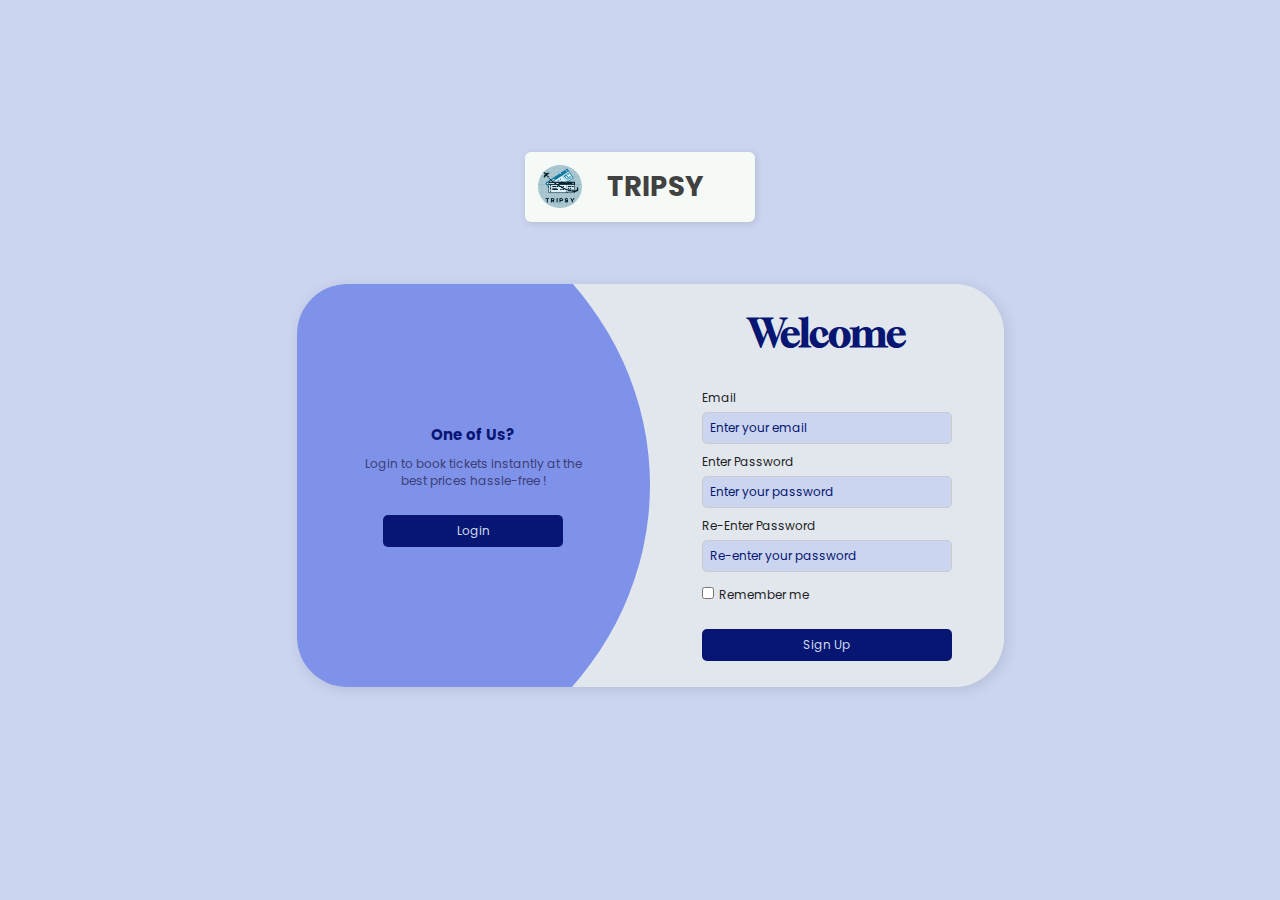
<file: index.html>
<!DOCTYPE html>
<html lang="en">
<head>
    <meta charset="UTF-8">
    <meta name="viewport" content="width=device-width, initial-scale=1.0">
    <title>Sign Up - Tripsy</title>
    <link rel="stylesheet" href="signup.css">
    <link href="https://fonts.googleapis.com/css2?family=Poppins:wght@300;400;500;600;700&display=swap" rel="stylesheet">
    <link href="https://fonts.googleapis.com/css2?family=Gloock&display=swap" rel="stylesheet">
</head>
<body>
    <div class="container">
        <div class="logo">
            <div class="logo-bg">
                <img src="logo.jpg" alt="Logo" class="logo-img">
                <span>TRIPSY</span>
            </div>
        </div>

        <div class="login-container">
            <div class="left">
                <h2>One of Us?</h2>
                <p> Login to book tickets instantly at the best prices hassle-free ! </p>
                <button class="login-btn" onclick="redirectToLogin()">Login</button>
            </div>
            <div class="right">
                <h1>Welcome</h1>
                <form id="signupForm">
                    <label>Email</label>
                    <input type="email" id="email" placeholder="Enter your email" required>

                    <label>Enter Password</label>
                    <input type="password" id="password" placeholder="Enter your password" required>

                    <label>Re-Enter Password</label>
                    <input type="password" id="confirmPassword" placeholder="Re-enter your password" required>

                    <div class="options">
                        <div class="remember-me">
                            <input type="checkbox" id="remember">
                            <label for="remember">Remember me</label>
                        </div>
                    </div>

                    <button type="submit" class="signup-btn">Sign Up</button>
                </form>
            </div>
        </div>
    </div>

    <script src="signup.js"></script>
</body>
</html>
</file>
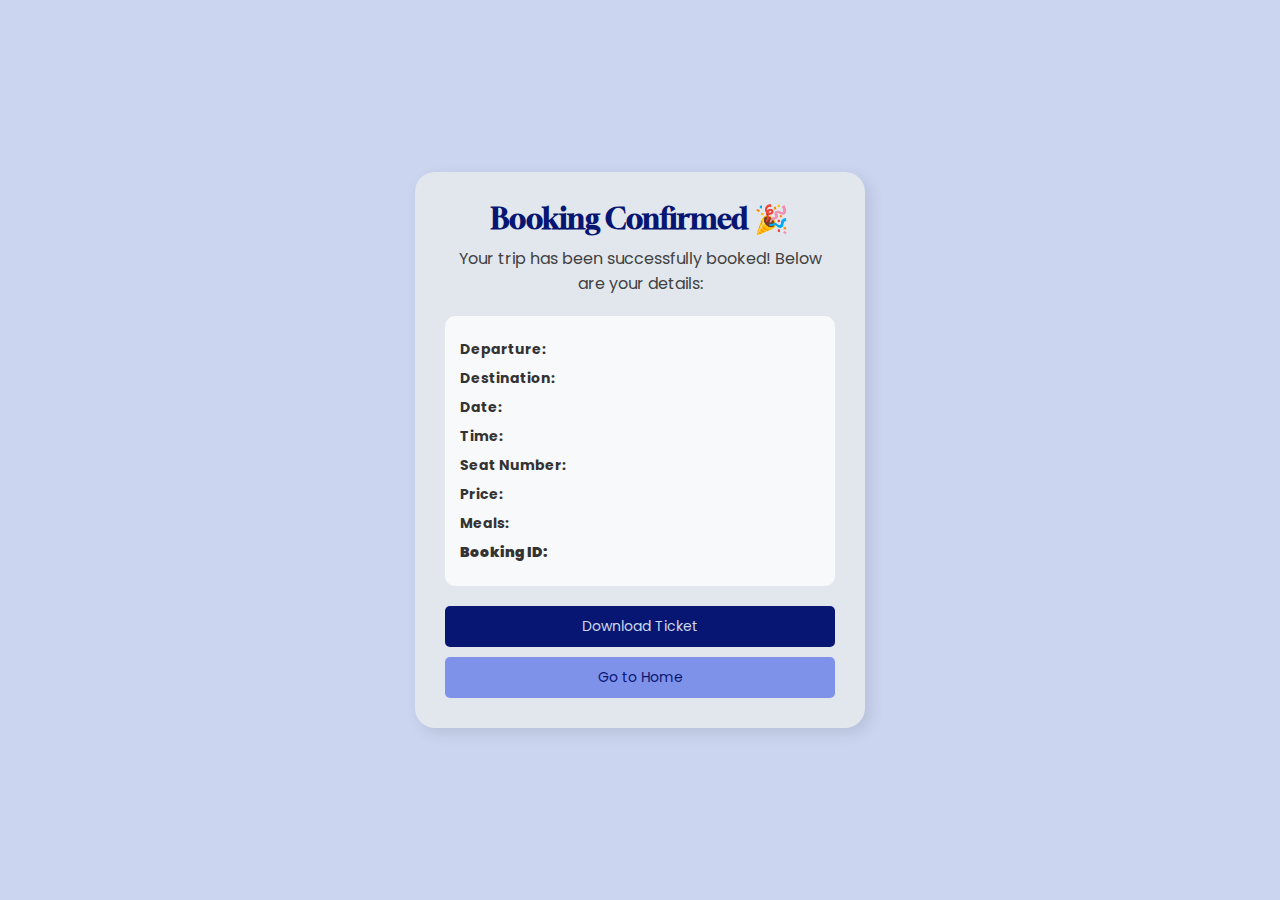
<file: booking-confirmation.html>
<!DOCTYPE html>
<html lang="en">
<head>
    <meta charset="UTF-8">
    <meta name="viewport" content="width=device-width, initial-scale=1.0">
    <title>Booking Confirmation - Tripsy</title>
    <link rel="stylesheet" href="booking-confirmation.css">
    <link href="https://fonts.googleapis.com/css2?family=Poppins:wght@300;400;500;600;700&display=swap" rel="stylesheet">
    <link href="https://fonts.googleapis.com/css2?family=Gloock&display=swap" rel="stylesheet">
</head>
<body>
    <div class="container">
        <div class="confirmation-box">
            <h1>Booking Confirmed 🎉</h1>
            <p>Your trip has been successfully booked! Below are your details:</p>

            <div class="booking-details">
                <p><strong>Departure:</strong> <span id="departure"></span></p>
                <p><strong>Destination:</strong> <span id="destination"></span></p>
                <p><strong>Date:</strong> <span id="date"></span></p>
                <p><strong>Time:</strong> <span id="time"></span></p>
                <p><strong>Seat Number:</strong> <span id="seatNumber"></span></p>
                <p><strong>Price:</strong> <span id="price"></span></p>
                <p><strong>Meals:</strong> <span id="meals"></span></p>
                <p class="reference"><strong>Booking ID:</strong> <span id="bookingID"></span></p>
            </div>

            <div class="buttons">
                <button class="download-btn" onclick="downloadTicket()">Download Ticket</button>
                <button class="home-btn" onclick="goToHome()">Go to Home</button>
            </div>
        </div>
    </div>

    <script src="booking-confirmation.js"></script>
</body>
</html>
</file>
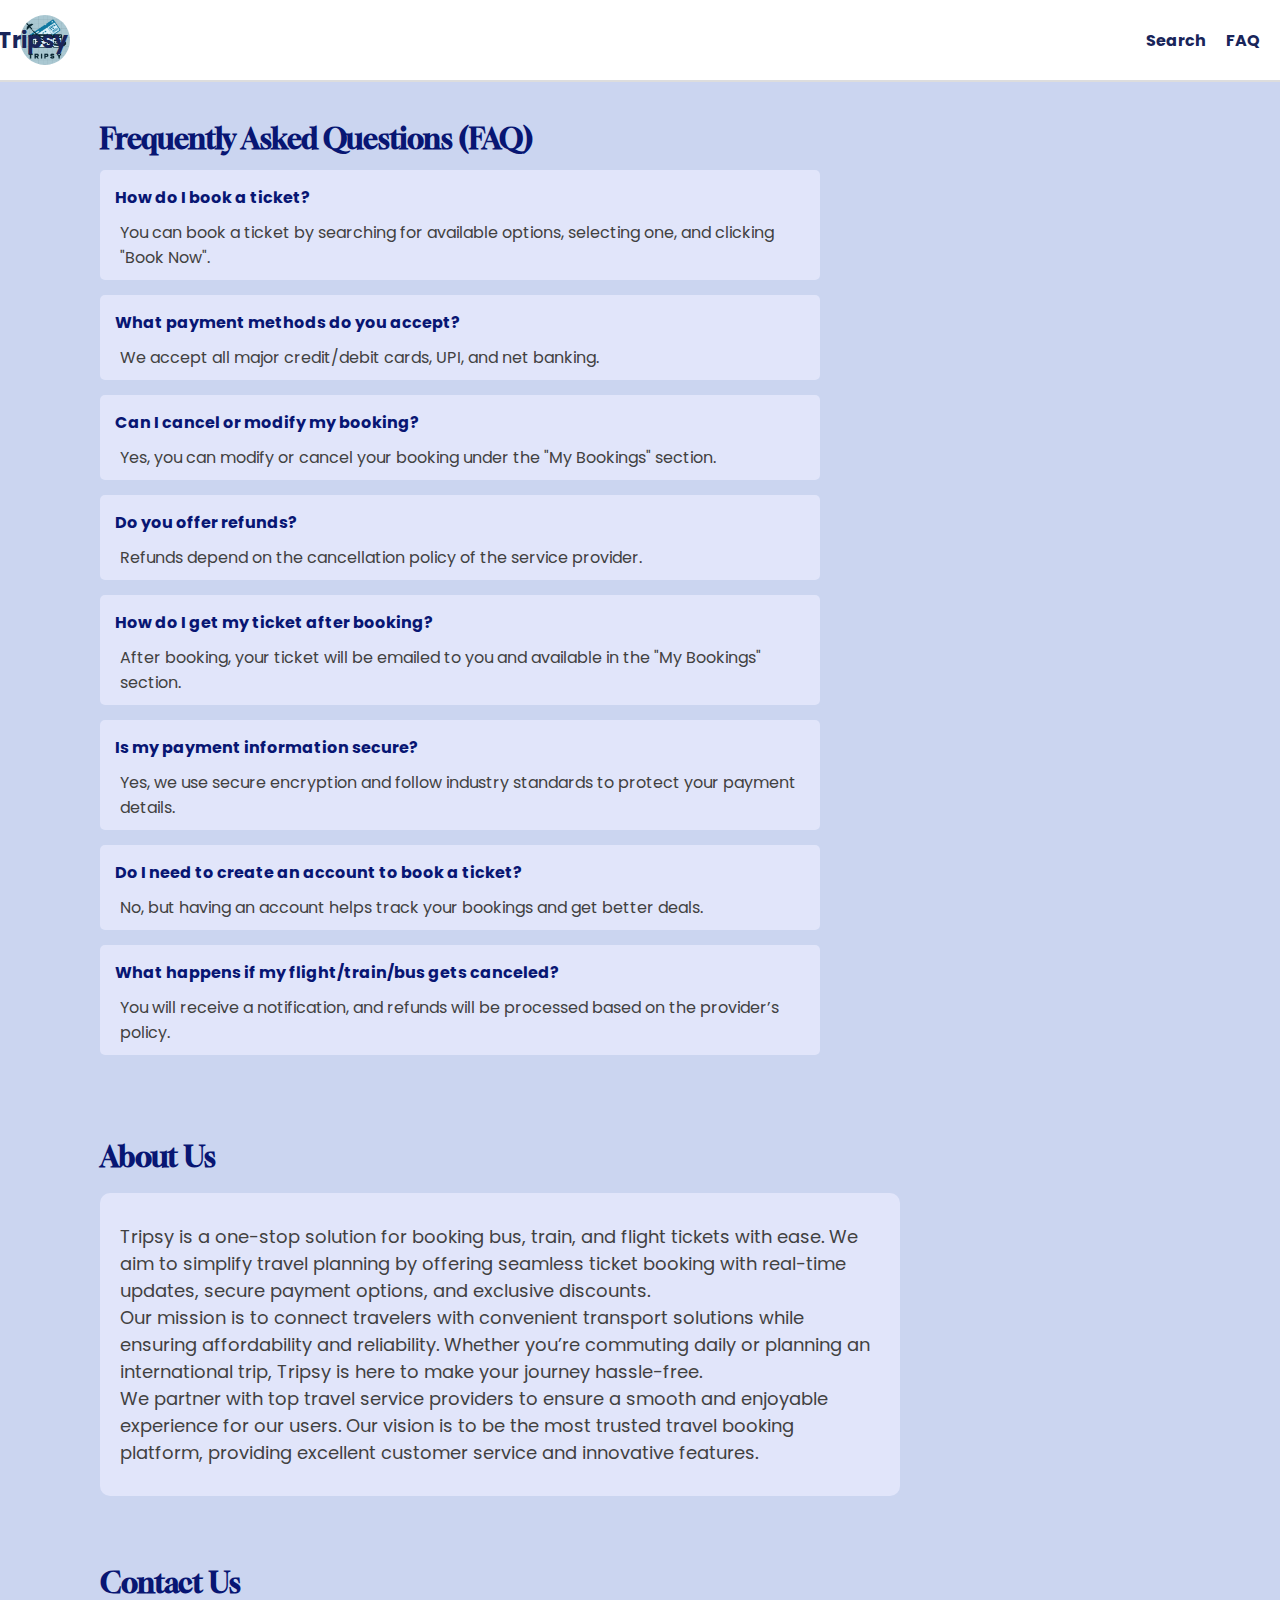
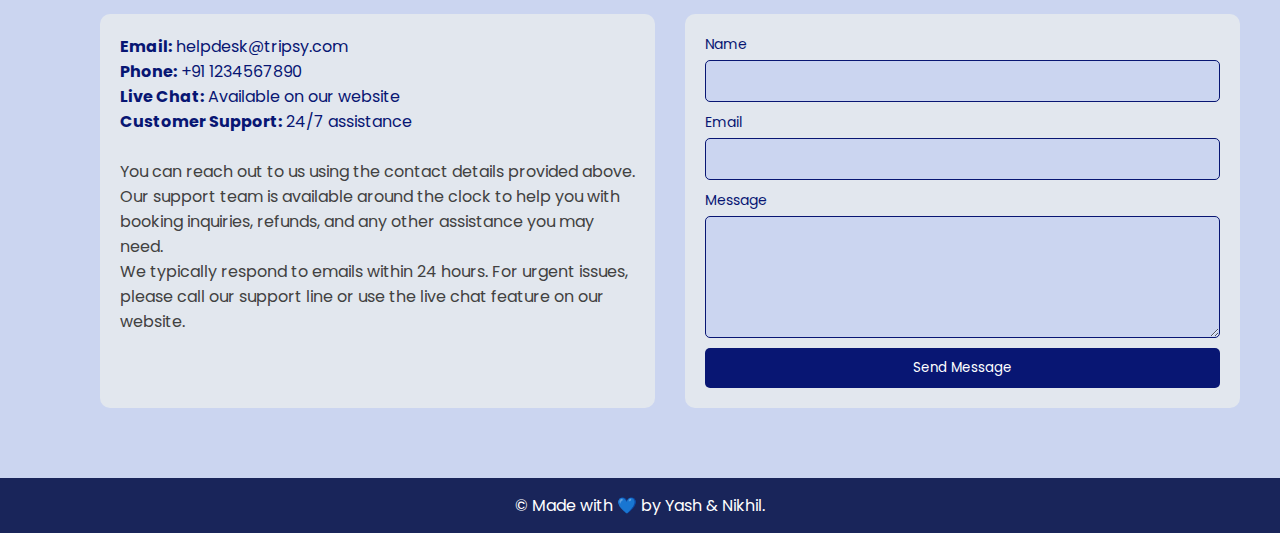
<file: faq.html>
<!DOCTYPE html>
<html lang="en">
<head>
    <meta charset="UTF-8">
    <meta name="viewport" content="width=device-width, initial-scale=1.0">
    <title>FAQ, About Us & Contact</title>
    <link rel="stylesheet" href="faq.css">
    <link href="https://fonts.googleapis.com/css2?family=Poppins:wght@300;400;500;600;700&display=swap" rel="stylesheet">
    <link href="https://fonts.googleapis.com/css2?family=Gloock&display=swap" rel="stylesheet">
</head>
<body>

<header>
    <img src="logo.jpg" alt="tripsy_logo">
    <div class="logo"><a href="homepage.html">Tripsy</a></div>
    <nav>
        <ul>
            <li><a href="homepage.html">Search</a></li>
            <li><a href="faq.html">FAQ</a></li>
        </ul>
    </nav>
</header>

<section class="faq-section">
    <h2>Frequently Asked Questions (FAQ)</h2>
    <div class="faq">
        <div class="faq-item">
            <div class="question">How do I book a ticket?</div>
            <div class="answer">You can book a ticket by searching for available options, selecting one, and clicking "Book Now".</div>
        </div>

        <div class="faq-item">
            <div class="question">What payment methods do you accept?</div>
            <div class="answer">We accept all major credit/debit cards, UPI, and net banking.</div>
        </div>

        <div class="faq-item">
            <div class="question">Can I cancel or modify my booking?</div>
            <div class="answer">Yes, you can modify or cancel your booking under the "My Bookings" section.</div>
        </div>

        <div class="faq-item">
            <div class="question">Do you offer refunds?</div>
            <div class="answer">Refunds depend on the cancellation policy of the service provider.</div>
        </div>

        <div class="faq-item">
            <div class="question">How do I get my ticket after booking?</div>
            <div class="answer">After booking, your ticket will be emailed to you and available in the "My Bookings" section.</div>
        </div>

        <div class="faq-item">
            <div class="question">Is my payment information secure?</div>
            <div class="answer">Yes, we use secure encryption and follow industry standards to protect your payment details.</div>
        </div>

        <div class="faq-item">
            <div class="question">Do I need to create an account to book a ticket?</div>
            <div class="answer">No, but having an account helps track your bookings and get better deals.</div>
        </div>

        <div class="faq-item">
            <div class="question">What happens if my flight/train/bus gets canceled?</div>
            <div class="answer">You will receive a notification, and refunds will be processed based on the provider’s policy.</div>
        </div>
    </div>
</section>

<h2 class="about-title">About Us</h2>
<section class="about-section">
    <p>Tripsy is a one-stop solution for booking bus, train, and flight tickets with ease. We aim to simplify travel planning by offering seamless ticket booking with real-time updates, secure payment options, and exclusive discounts. </p>
    <p>Our mission is to connect travelers with convenient transport solutions while ensuring affordability and reliability. Whether you’re commuting daily or planning an international trip, Tripsy is here to make your journey hassle-free. </p>
    <p>We partner with top travel service providers to ensure a smooth and enjoyable experience for our users. Our vision is to be the most trusted travel booking platform, providing excellent customer service and innovative features.</p>
</section>

<section class="contact-section" id="contact">
    <h2>Contact Us</h2>
    <div class="contact-container">
        <div class="myinfo">
            <ul>
                <li><strong>Email:</strong> helpdesk@tripsy.com</li>
                <li><strong>Phone:</strong> +91 1234567890</li>
                <li><strong>Live Chat:</strong> Available on our website</li>
                <li><strong>Customer Support:</strong> 24/7 assistance</li>
            </ul>
            <br>
            <p>You can reach out to us using the contact details provided above. Our support team is available around the clock to help you with booking inquiries, refunds, and any other assistance you may need.</p>
            <p>We typically respond to emails within 24 hours. For urgent issues, please call our support line or use the live chat feature on our website.</p>
        </div>
        <div class="form">
            <form>
                <label for="name">Name</label>
                <input type="text" id="name">
                <label for="email">Email</label>
                <input type="email" id="email">
                <label for="message">Message</label>
                <textarea cols="30" rows="5"></textarea>
                <button type="submit">Send Message</button>
            </form>
        </div>
    </div>
</section>

<footer>
    <p>&copy; Made with 💙 by Yash & Nikhil.</p>
</footer>

</body>
</html>
</file>
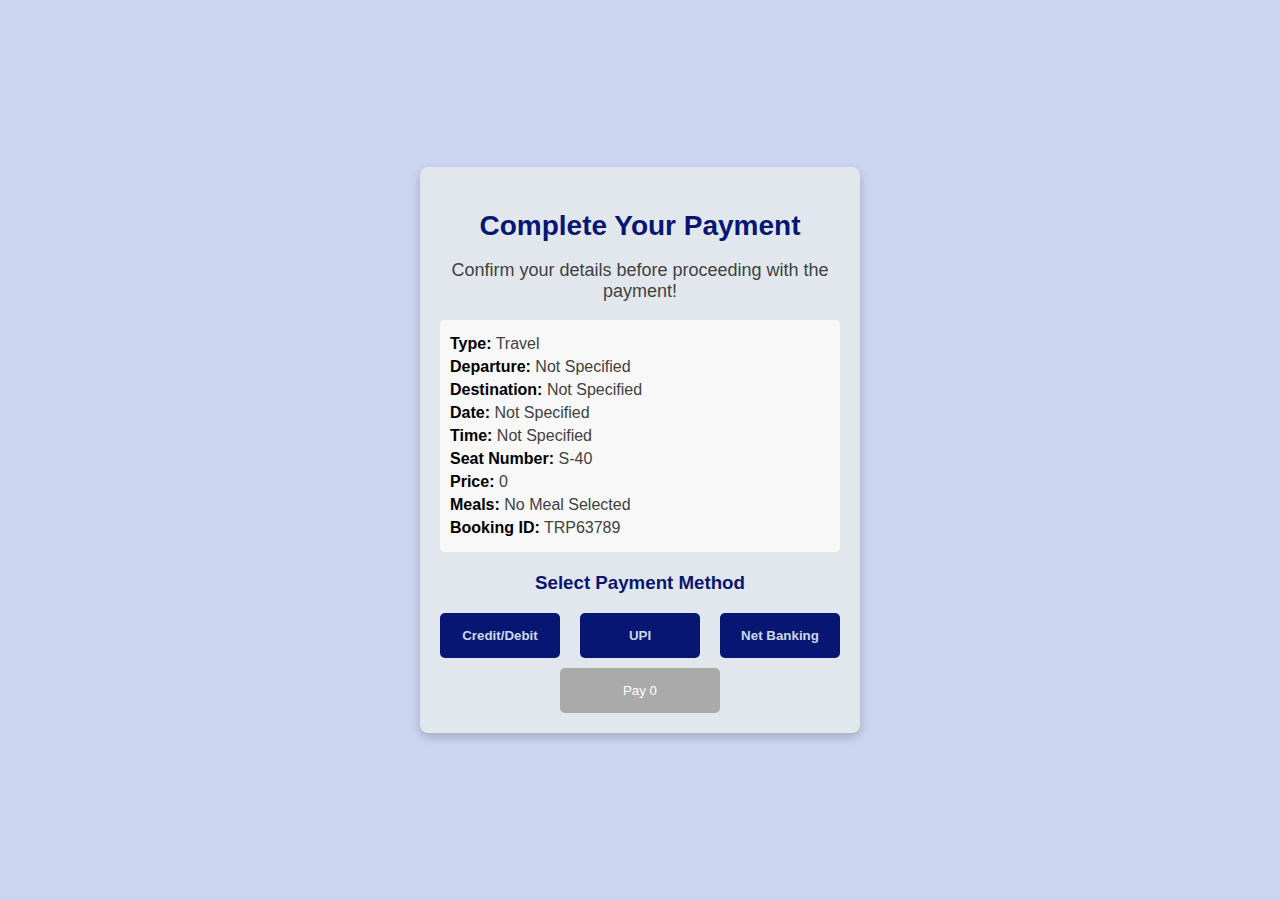
<file: payment.html>
<!DOCTYPE html>
<html lang="en">
<head>
    <meta charset="UTF-8">
    <meta name="viewport" content="width=device-width, initial-scale=1.0">
    <title>Payment</title>
    <link rel="stylesheet" href="payment.css">
</head>
<body>
    <div class="payment-container">
        <h2>Complete Your Payment</h2>
        <p>Confirm your details before proceeding with the payment!</p>

        <div class="booking-summary">
            <div class="detail"><strong>Type:</strong> <span id="transport-type">Loading...</span></div>
            <div class="detail"><strong>Departure:</strong> <span id="from">Loading...</span></div>
            <div class="detail"><strong>Destination:</strong> <span id="to">Loading...</span></div>
            <div class="detail"><strong>Date:</strong> <span id="date">Loading...</span></div>
            <div class="detail"><strong>Time:</strong> <span id="time">Loading...</span></div>
            <div class="detail"><strong>Seat Number:</strong> <span id="seatNumber">Loading...</span></div>
            <div class="detail"><strong>Price:</strong> <span id="price">Loading...</span></div>
            <div class="detail"><strong>Meals:</strong> <span id="meals">Loading...</span></div>
            <div class="detail"><strong>Booking ID:</strong> <span id="bookingID">Loading...</span></div>
        </div>

        <div class="payment-method">
            <h3>Select Payment Method</h3>
            <div class="payment-options">
                <button class="pay-btn" data-method="Credit Card">Credit/Debit</button>
                <button class="pay-btn" data-method="UPI">UPI</button>
                <button class="pay-btn" data-method="Net Banking">Net Banking</button>
            </div>
        </div>

        <button id="pay-now">Pay ₹0</button>

        <div id="confirmation" class="hidden">
            <p>✅ Payment Confirmed! Redirecting...</p>
        </div>
    </div>

    <script src="payment.js"></script>
</body>
</html>
</file>
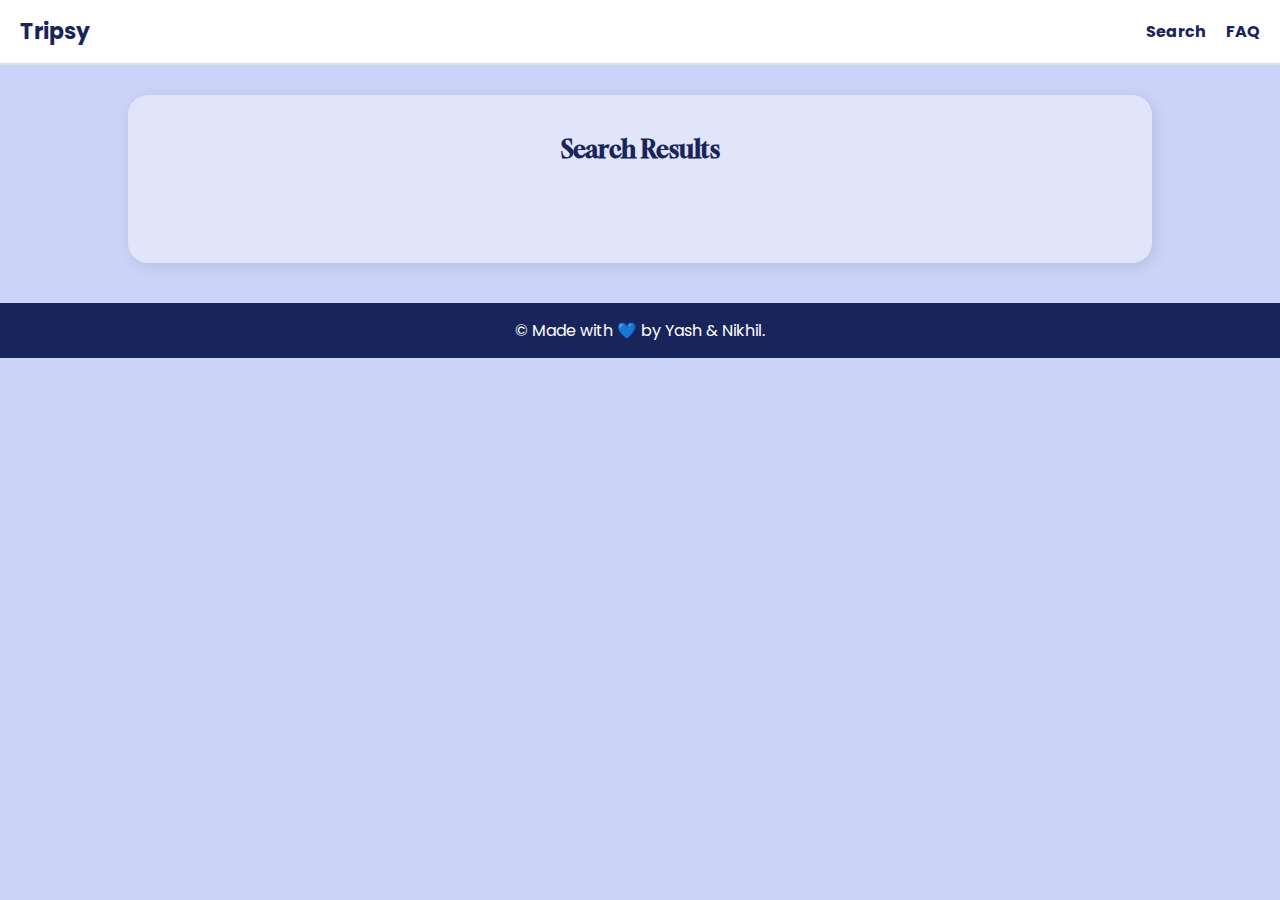
<file: searchresult.html>
<!DOCTYPE html>
<html lang="en">
<head>
    <meta charset="UTF-8">
    <meta name="viewport" content="width=device-width, initial-scale=1.0">
    <title>Search Results</title>
    <link rel="stylesheet" href="searchresult.css">
    <link href="https://fonts.googleapis.com/css2?family=Poppins:wght@300;400;500;600;700&display=swap" rel="stylesheet">
    <link href="https://fonts.googleapis.com/css2?family=Gloock&display=swap" rel="stylesheet">
</head>
<body>
    <header>
        <div class="logo"><a href="homepage.html">Tripsy</a></div>
        <nav>
            <ul>
                <li><a href="homepage.html">Search</a></li>
                <li><a href="faq.html">FAQ</a></li>
            </ul>
        </nav>
    </header>

    <section class="search-results-section">
        <h1 id="search-summary">Search Results</h1>
        <div id="flight-results"></div>
        <div id="bus-results"></div>
        <div id="train-results"></div>
    </section>

    <footer>
        <p>&copy; Made with 💙 by Yash & Nikhil.</p>
    </footer>

    <script src="searchresult.js"></script>
</body>
</html>
</file>
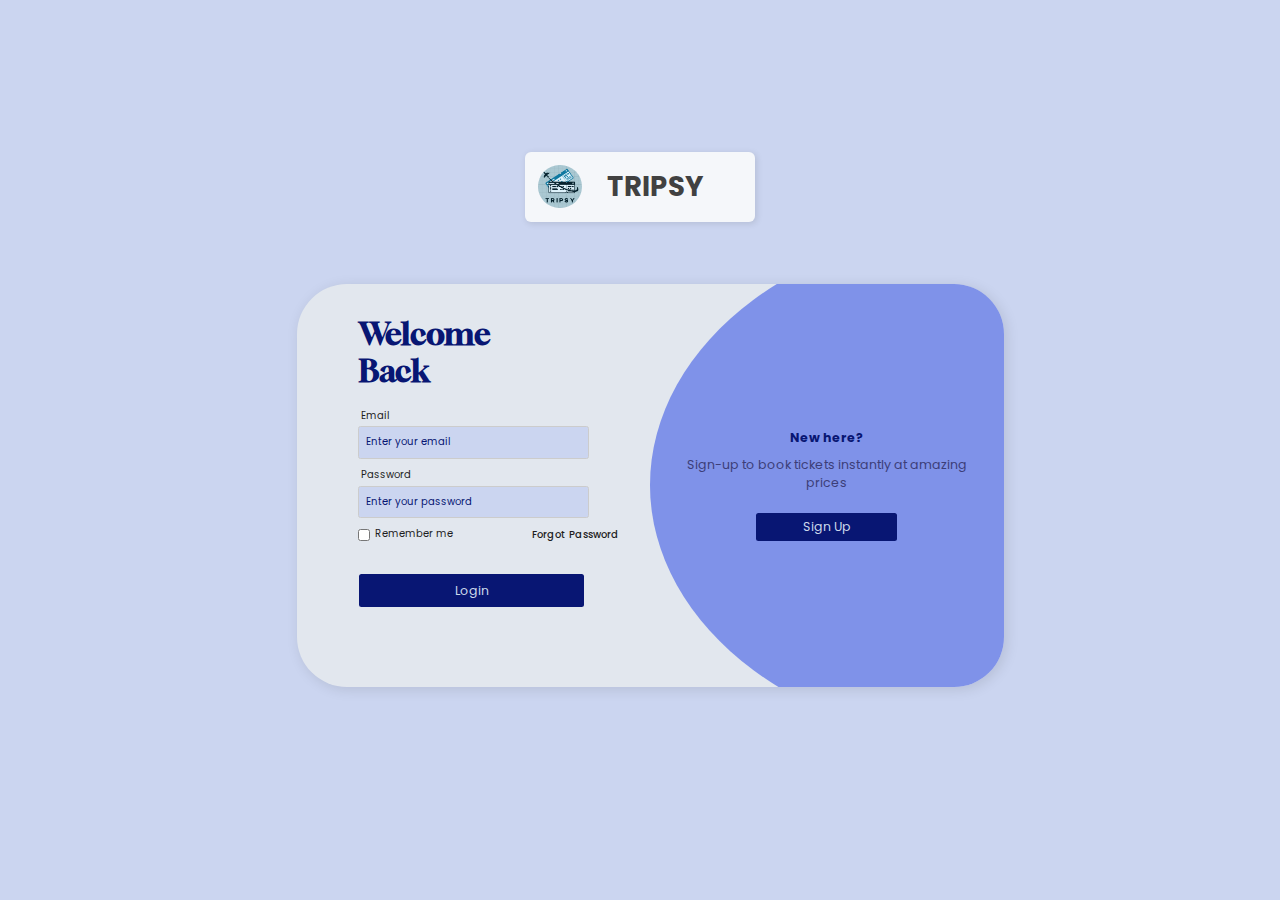
<file: signin.html>
<!DOCTYPE html>
<html lang="en">
<head>
    <meta charset="UTF-8">
    <meta name="viewport" content="width=device-width, initial-scale=1.0, maximum-scale=1.0, user-scalable=no">
    <title>Login - Tripsy</title>
    <link rel="stylesheet" href="signin.css">
    <link href="https://fonts.googleapis.com/css2?family=Poppins:wght@300;400;500;600;700&display=swap" rel="stylesheet">
    <link href="https://fonts.googleapis.com/css2?family=Gloock&display=swap" rel="stylesheet">
</head>
<body>
    <div class="container">
        <div class="logo">
            <div class="logo-bg">
                <img src="logo.jpg" alt="Logo" class="logo-img">
                <span>TRIPSY</span>
            </div>
        </div>

        <div class="login-container">
            <div class="left">
                <h1>Welcome <br>Back</h1>
                <form id="loginForm">
                    <label><pre>           Email </pre></label>
                    <input type="email" id="email" placeholder="Enter your email" required>

                    <label><pre>           Password </pre></label>
                    <div class="password-field">
                        <input type="password" id="password" placeholder="Enter your password" required>
                    </div>

                    <div class="options">
                        <div class="remember-me">
                            <input type="checkbox" id="remember">
                            <label for="remember"><pre>Remember me </pre></label>
                        </div>
                        <a href="#">Forgot Password</a>
                    </div>

                    <button type="submit" class="login-btn">Login</button>
                </form>
            </div>

            <div class="right">
                <h2>New here?</h2>
                <p>Sign-up to book tickets instantly at amazing prices</p>
                <button class="signup-btn" onclick="redirectToSignup()"> <span >Sign Up </span></button>
            </div>
        </div>
    </div>

    <script src="signin.js"></script>
</body>
</html>
</file>
<file: signup.css>
* {
    margin: 0;
    padding: 0;
    box-sizing: border-box;
    font-family: 'Poppins', sans-serif;
}

body {
    display: flex;
    justify-content: center;
    align-items: center;
    height: 100vh;
    background-color: #CBD5F0;
}

.container {
    position: relative;
    width: 100%;
    max-width: 687px;
}

.logo {
    display: flex;
    justify-content: center;
    margin-bottom: 62px;
    margin-top: -62px;
    border-radius: 9px;
}

.logo-bg {
    width: 230px;
    height: 70px;
    padding: 6px 19px;
    border-radius: 6px;
    background: #f5faf7;
    box-shadow: 1.25px 1.25px 6.25px rgba(0, 0, 0, 0.1);
    font-size: 27.5px;
    font-weight: bold;
    display: flex;
    align-items: center;
    justify-content: center;
    color: #414141;
}

.logo-img {
    height: 43.75px;
    width: 43.75px;
    border-radius: 50%;
    margin-right: 25px;
    margin-left: -37.5px;
}

.login-container {
    display: flex;
    width: 100%;
    border-radius: 50px;
    overflow: hidden;
    box-shadow: 2.5px 2.5px 12.5px rgba(0, 0, 0, 0.1);
    width: 707px;
    height: 403px;
    background: #e2e7ee;
}
.left {
    width: 50%;
    background: #7f92e9;
    padding: 25px;
    text-align: center;
    color: #081673;
    display: flex;
    flex-direction: column;
    justify-content: center;
    align-items: center;
    clip-path: ellipse(100% 80% at 0% 50%);
}

.left h2 {
    font-size: 15px; 
    margin-bottom: 10px;
}

.left p {
    font-size: 12px; 
    max-width: 80%;
    text-align: center; 
    line-height: 1.4;
    color: #3c3e78;
}

.login-btn {
    background: #081673;
    color: #CCD9EC;
    padding: 6.25px 12.5px;
    border: none;
    border-radius: 5px;
    cursor: pointer;
    width: 180px;
    height: 32px;
    font-size: 12px;
    display: flex;
    justify-content: center;
    align-items: center;
    margin-top: 25px;
}
.right {
    width: 50%;
    background: #e2e7ee;
    padding: 25px;
    text-align: center;
    color: #081673;
    display: flex;
    flex-direction: column;
    justify-content: center;
}

h1 {
    font-size: 38px;
    color: #081673;
    margin-bottom: 15px;
    font-family: 'Gloock';
}

form {
    margin-top: 18.75px;
    display: flex;
    flex-direction: column;
    align-items: center;
}

label {
    font-size: 12px;
    color: #1E1E1E;
    margin-bottom: 5px;
    text-align: left;
    width: 100%;
    max-width: 250px;
}

input {
    width: 250px;
    height: 32px;
    padding: 7.5px;
    border: 1.25px solid #ccc;
    border-radius: 5px;
    margin-bottom: 8.75px;
    font-size: 12px;
    background-color: #CBD5F0;
}
input::placeholder {
    color: #081673; 
    opacity: 1;
}
.options {
    display: flex;
    justify-content: space-between;
    align-items: center;
    width: 250px;
    font-size: 12px;
    margin-top: 5px;
}

.remember-me {
    display: flex;
    align-items: center;
    gap: 5px;
}

.remember-me input {
    width: 12px;
    height: 12px;
}

.signup-btn {
    background: #081673;
    color: #CCD9EC;
    padding: 7.5px;
    border: none;
    border-radius: 5px;
    cursor: pointer;
    width: 250px;
    height: 32px;
    font-size: 12px;
    display: flex;
    justify-content: center;
    align-items: center;
    margin-top: 20px;
}
</file>
<file: booking-confirmation.css>
* {
    margin: 0;
    padding: 0;
    box-sizing: border-box;
    font-family: 'Poppins', sans-serif;
}

body {
    display: flex;
    justify-content: center;
    align-items: center;
    height: 100vh;
    background-color: #CBD5F0; 
}

.container {
    display: flex;
    justify-content: center;
    align-items: center;
    width: 100%;
}

.confirmation-box {
    background: #e2e7ee;
    padding: 30px;
    border-radius: 20px;
    box-shadow: 5px 5px 15px rgba(0, 0, 0, 0.1);
    text-align: center;
    max-width: 450px;
    width: 100%;
}

h1 {
    font-size: 28px;
    color: #081673;
    font-family: 'Gloock';
    margin-bottom: 10px;
}

p {
    font-size: 16px;
    color: #414141;
    margin-bottom: 10px;
}

.booking-details {
    background: #f8f9fa;
    padding: 15px;
    border-radius: 10px;
    text-align: left;
    margin: 20px 0;
}

.booking-details p {
    font-size: 14px;
    color: #333;
    margin: 8px 0;
}

.reference {
    font-weight: bold;
    color: #081673;
}

.payment-confirmation {
    background: #d4edda;
    color: #155724;
    padding: 10px;
    border-radius: 5px;
    font-weight: bold;
    margin-top: 15px;
}

.success-message {
    font-size: 16px;
    font-weight: bold;
}

.buttons {
    display: flex;
    flex-direction: column;
    gap: 10px;
    margin-top: 15px;
}

.download-btn, .home-btn {
    width: 100%;
    padding: 10px;
    border: none;
    border-radius: 5px;
    cursor: pointer;
    font-size: 14px;
}

.download-btn {
    background: #081673;
    color: #CCD9EC;
}

.home-btn {
    background: #7f92e9;
    color: #081673;
}
</file>
<file: faq.css>
* {
    margin: 0;
    padding: 0;
    box-sizing: border-box;
    font-family: 'Poppins', sans-serif;
}

body {
    background-color: #CBD5F0;
    color: #081673;
}
header {
    background-color: #ffffff;
    color: #19255A;
    padding: 15px 20px;
    display: flex;
    justify-content: space-between;
    align-items: center;
    border-bottom: 2px solid #ddd;
}

.logo a {
    text-decoration: none;
    color: #19255A;
    font-size: 22px;
    font-weight: bold;
    margin-left: -610px;
}

nav ul {
    list-style: none;
    display: flex;
    gap: 20px;
}

nav ul li a {
    text-decoration: none;
    color: #19255A;
    font-size: 16px;
    font-weight: bold;
}
.faq-section {
    padding: 40px;
    text-align: left;
    max-width: 800px;
    margin-left: 60px;
}

.faq-section h2 {
    font-size: 28px;
    margin-bottom: 15px;
    font-family: 'Gloock', 'sans-serif';
}

.faq .faq-item {
    margin-bottom: 15px;
    padding: 10px;
    background: #E1E5FA;
    border-radius: 5px;
}

.faq .question {
    font-weight: bold;
    padding: 5px;
    color: #081673;
}

.faq .answer {
    padding-left: 10px;
    color: #414141;
    margin-top: 5px;
}
.about-title {
    font-size: 28px;
    margin-top: 30px;
    margin-left: 100px;
    margin-bottom: 20px;
    font-family: 'Gloock', 'sans-serif';
}

.about-section {
    background: #E1E5FA;
    padding: 20px;
    border-radius: 10px;
    max-width: 800px;
    margin-left: 100px;
    margin-bottom: 30px;
    color: #414141;
    font-size: 18px;
    padding-top: 30px;
    padding-bottom: 30px;
}
.contact-section {
    padding: 40px;
    background-color: #CBD5F0;
}

.contact-section h2 {
    font-size: 28px;
    margin-bottom: 15px;
    margin-left: 60px;
    font-family: 'Gloock', 'sans-serif';
}

.contact-container {
    display: flex;
    justify-content: space-between;
    gap: 30px;
    margin-left: 60px;
}

.myinfo {
    flex: 1;
    background: #e2e7ee;
    padding: 20px;
    border-radius: 10px;
    color: #414141
}

.myinfo ul {
    list-style: none;
}

.myinfo li {
    font-size: 16px;
    color: #081673;
}

.myinfo p {
    font-size: 16px;
}

.form {
    flex: 1;
    background: #e2e7ee;
    padding: 20px;
    border-radius: 10px;
}

form {
    display: flex;
    flex-direction: column;
}

label {
    font-size: 14px;
    color: #081673;
    margin-bottom: 5px;
}

input, textarea {
    width: 100%;
    padding: 10px;
    margin-bottom: 10px;
    border: 1px solid #081673;
    border-radius: 5px;
    background-color: #CBD5F0;
}

button {
    background: #081673;
    color: white;
    padding: 10px;
    border: none;
    border-radius: 5px;
    cursor: pointer;
}

button:hover {
    background: #19255A;
}
footer {
    background: #19255A;
    color: white;
    padding: 15px;
    text-align: center;
    margin-top: 30px;
}
header img {
    width: 50px;
    height: 50px;
    border-radius: 50%;
}
</file>
<file: payment.css>
body {
    font-family: 'Poppins', sans-serif;
    background-color: #cbd5f0;
    margin: 0;
    padding: 0;
    display: flex;
    justify-content: center;
    align-items: center;
    height: 100vh;
}

.payment-container {
    background: #e2e7ee;
    padding: 20px;
    border-radius: 8px;
    box-shadow: 0 4px 10px rgba(0, 0, 0, 0.2);
    width: 400px;
    text-align: center;
}
.payment-container p {
    color: #414141;
    font-size: 18px;
    margin-top: -5px;
}
h2 {
    color: #081673;
    font-family: 'Gloock', sans-serif;
    font-size: 28px;
}
h3 {
    color: #081673;
    font-family: 'Gloock', sans-serif;
}

.booking-summary {
    background: #f8f8f8;
    padding: 10px;
    border-radius: 5px;
    text-align: left;
    margin-bottom: 20px;
}
.booking-summary span {
    color: #414141;
}
.detail {
    margin: 5px 0;
}

.payment-options {
    display: flex;
    justify-content: space-between;
}
.pay-btn {
    background: #081673;
    color: #ccd9ec;
    padding: 15px;
    border: none;
    cursor: pointer;
    border-radius: 5px;
    font-weight: 600;
    width: 120px;
}
.pay-btn:hover {
    background: #5a75f2;
}

.pay-btn.selected {
    background: #28a745; 
    color: white;
}

#pay-now {
    background: #28a745;
    color: white;
    padding: 15px 15px;
    border: none;
    cursor: pointer;
    border-radius: 5px;
    width: 40%;
    margin-top: 10px;
}

#pay-now:disabled {
    background: #aaa;
    cursor: not-allowed;
}

.hidden {
    display: none;
}
#confirmation p {
    margin-top: 30px;
}
</file>
<file: searchresult.css>
* {
    margin: 0;
    padding: 0;
    box-sizing: border-box;
    font-family: 'Poppins', sans-serif;
}

body {
    background-color: #CBD3F9;
    color: #19255A;
}
header {
    background-color: #ffffff;
    color: #19255A;
    padding: 15px 20px;
    display: flex;
    justify-content: space-between;
    align-items: center;
    border-bottom: 2px solid #ddd;
}

header .logo a {
    text-decoration: none;
    font-size: 22px;
    font-weight: bold;
    color: #19255A;

}

nav ul {
    list-style: none;
    display: flex;
    gap: 20px;
}

nav ul li a {
    text-decoration: none;
    color: #19255A;
    font-size: 16px;
    font-weight: bold;
    transition: color 0.3s ease;
}

nav ul li a:hover {
    color: #081673;
}
.search-results-section {
    background: #E1E5FA;
    padding: 40px;
    text-align: center;
    border-radius: 20px;
    width: 80%;
    margin: 30px auto;
    box-shadow: 3px 3px 15px rgba(0, 0, 0, 0.1);
}

#search-summary {
    font-size: 24px;
    color: #19255A;
    font-weight: bold;
    margin-bottom: 20px;
    font-family: 'Gloock', sans-serif;
}
#flight-results, #train-results, #bus-results {
    display: flex;
    flex-direction: column;
    align-items: center;
    gap: 15px;
    margin-top: 20px;
}

.flight-card, .bus-card, .train-card{
    background: #fff;
    border: 2px solid #19255A;
    padding: 20px;
    border-radius: 12px;
    width: 60%;
    text-align: left;
    box-shadow: 3px 3px 10px rgba(0, 0, 0, 0.15);
    transition: transform 0.3s ease;
}

.flight-card:hover, .bus-card:hover, .train-card:hover {
    transform: scale(1.05);
}

.flight-card p, .train-card p, .bus-card p{
    font-size: 16px;
    margin: 5px 0;
}

.flight-card p strong, .bus-card p strong, .train-card p strong{
    font-size: 18px;
    font-family: 'Gloock', sans-serif;
    color: #081673;
}
.trains-card {
    background: #fff;
    border: 2px solid #19255A;
    padding: 20px;
    border-radius: 12px;
    width: 60%;
    text-align: left;
    box-shadow: 3px 3px 10px rgba(0, 0, 0, 0.15);
    transition: transform 0.3s ease;
}

.trains-card:hover {
    transform: scale(1.05);
}

.trains-card p {
    font-size: 16px;
    margin: 5px 0;
}

.trains-card p strong {
    font-size: 18px;
    color: #081673;
}
button {
    background-color: #87CEFA; 
    color: white;
    border: none;
    padding: 10px 15px;
    cursor: pointer;
    border-radius: 5px;
    font-size: 16px;
    float: right; 
    margin-top: 10px;
    
}
button:hover {
    background-color: #00BFFF; 
}
footer {
    background: #19255A;
    color: white;
    padding: 15px;
    text-align: center;
    margin-top: 40px;
}
</file>
<file: signin.css>
* {
    margin: 0;
    padding: 0;
    box-sizing: border-box;
    font-family: 'Poppins', sans-serif;
}

body {
    display: flex;
    justify-content: center;
    align-items: center;
    height: 100vh;
    background-color: #CBD5F0;
}

.container {
    position: relative;
    width: 100%;
    max-width: 687px;
}

.logo {
    display: flex;
    justify-content: center;
    margin-bottom: 62px;
    margin-top: -62px;
    border-radius: 9px;
}

.logo-bg {
    width: 230px;
    height: 70px;
    padding: 6px 19px;
    border-radius: 6px;
    background: #f5f7fa;
    box-shadow: 1.25px 1.25px 6.25px rgba(0, 0, 0, 0.1);
    font-size: 27.5px;
    font-weight: bold;
    display: flex;
    align-items: center;
    justify-content: center;
    color: #414141;
}

.logo-img {
    height: 43.75px;
    width: 43.75px;
    border-radius: 50%;
    margin-right: 25px;
    margin-left: -37.5px;
}

.login-container {
    display: flex;
    width: 100%;
    border-radius: 50px;
    overflow: hidden;
    box-shadow: 2.5px 2.5px 12.5px rgba(0, 0, 0, 0.1);
    width: 707px;
    height: 403px;
    background: #e2e7ee;
}

.login-container .left h1 {
    font-family: 'Gloock', sans-serif;
    font-size: 31.25px;
    color: #081673;
    margin-left: 31.25px;
}

.login-container .left a {
    text-decoration: none;
    color:#1E1E1E;
    font-weight: 450;
    margin-bottom: 31.25px;
    font-size: 10px;
}

.left {
    width: 50%;
    padding: 31.25px;
    color: #1E1E1E;
    font-size: 10px;
}

.right {
    font-family: 'Poppins', sans-serif;
    width: 50%;
    background: #7f92e9;
    padding: 25px;
    text-align: center;
    color: #081673;
    display: flex;
    flex-direction: column;
    justify-content: center;
    clip-path: ellipse(100% 65% at 100% 50%);
}

.right h2 {
    margin-bottom: 8.75px;
    font-size: 12.5px;
}

.right p {
    margin-bottom: 8.75px;
    font-size: 12.5px;
    color:#3C3E78;
}

form {
    margin-top: 18.75px;
    display: flex;
    flex-direction: column;
}

label {
    font-size: 10px;
    color:#1E1E1E;
    margin-bottom: 2.5px;
}

input {
    width: 231.25px;
    height: 32.5px;
    padding: 7.5px;
    border: 1.25px solid #ccc;
    border-radius: 2.5px;
    margin-bottom: 8.75px;
    font-size: 10px;
    background-color: #CBD5F0;
    margin-left: 30px;
}
input::placeholder {
    color: #081673; 
    opacity: 1;
}

.options {
    display: flex;
    justify-content: space-between;
    align-items: center;
    font-size: 10px;
}

.options .remember-me {
    display: flex;
    align-items: center;
    gap: 5px;
    margin-top: -30px;
}

.options input {
    width: 12px;
    height: 12px;
    vertical-align: middle;
    margin-bottom: 2px;
}

.login-btn {
    background: #081673;
    color: #CCD9EC;
    padding: 6.25px 12.5px;
    border: none;
    border-radius: 2.5px;
    cursor: pointer;
    width: 225px;
    height: 32.5px;
    margin-left: 31.25px;
    margin-bottom: 93.75px;
    font-size: 12.5px;
}

.signup-btn {
    background: #081673;
    color: #CCD9EC;
    padding: 7.5px;
    border: none;
    border-radius: 2.5px;
    cursor: pointer;
    width: 141px;
    height: 27.5px;
    margin-top: 12.5px;
    margin-left: 81.25px;
    font-size: 12.5px;
    display: flex;
    justify-content: center;
    align-items: center;
}
</file>
